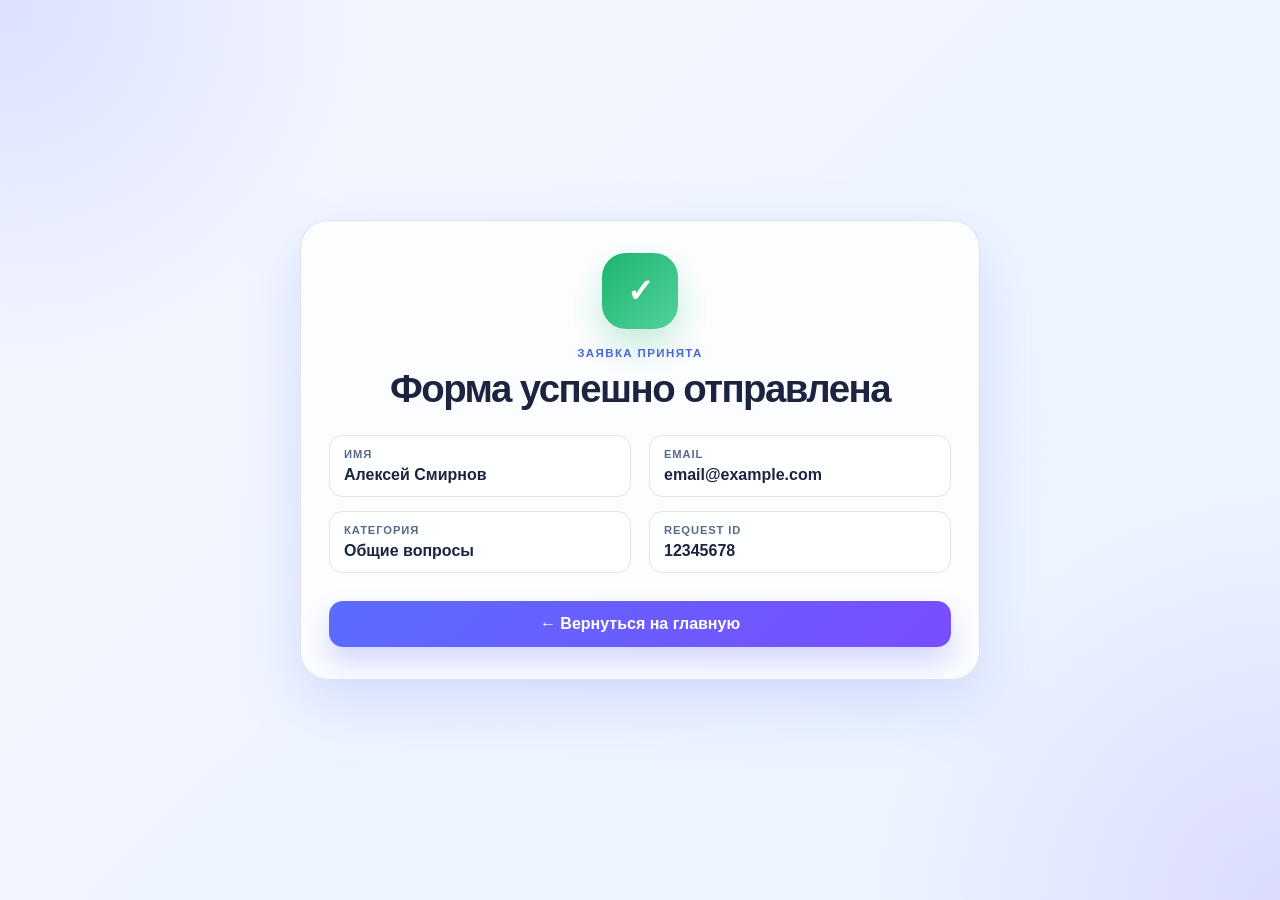
<file: ASP/wwwroot/submitted.html>
﻿<!DOCTYPE html>
<html lang="ru">
<head>
    <meta charset="UTF-8">
    <meta name="viewport" content="width=device-width, initial-scale=1.0">
    <title>Форма обработана</title>
    <style>
        :root {
            --bg-1: #f4f7ff;
            --bg-2: #eaf3ff;
            --panel: rgba(255,255,255,0.78);
            --panel-strong: #ffffff;
            --line: rgba(146, 160, 198, 0.28);
            --text: #1d2440;
            --muted: #58698d;
            --primary: #5b6cff;
            --primary-2: #7a4dff;
            --success: #1bb56d;
            --shadow: 0 24px 64px rgba(91, 108, 255, 0.18);
        }

        * { box-sizing: border-box; }

        body {
            margin: 0;
            min-height: 100vh;
            display: grid;
            place-items: center;
            font-family: "Segoe UI", Tahoma, Geneva, Verdana, sans-serif;
            background:
                radial-gradient(circle at top left, rgba(91,108,255,0.16), transparent 24%),
                radial-gradient(circle at bottom right, rgba(122,77,255,0.14), transparent 26%),
                linear-gradient(135deg, var(--bg-1), var(--bg-2));
            color: var(--text);
        }

        .panel {
            width: min(680px, calc(100vw - 32px));
            background: var(--panel);
            border: 1px solid var(--line);
            backdrop-filter: blur(18px);
            border-radius: 28px;
            box-shadow: var(--shadow);
            padding: 32px 28px;
        }

        .icon {
            width: 76px;
            height: 76px;
            border-radius: 24px;
            display: grid;
            place-items: center;
            margin: 0 auto 18px;
            font-size: 2rem;
            font-weight: 800;
            background: linear-gradient(135deg, var(--success), #53d19d);
            color: white;
            box-shadow: 0 18px 35px rgba(27, 181, 109, 0.24);
        }

        .eyebrow {
            margin: 0 0 8px;
            text-align: center;
            text-transform: uppercase;
            letter-spacing: 0.12em;
            font-size: 0.72rem;
            color: #4b67d7;
            font-weight: 800;
        }

        h1 {
            margin: 0;
            text-align: center;
            font-size: clamp(1.8rem, 3vw, 2.6rem);
            letter-spacing: -0.04em;
        }

        .grid {
            display: grid;
            grid-template-columns: repeat(2, minmax(0, 1fr));
            gap: 14px 18px;
            margin-top: 24px;
            margin-bottom: 28px;
        }

        .item {
            background: rgba(255,255,255,0.72);
            border: 1px solid var(--line);
            border-radius: 14px;
            padding: 12px 14px;
        }

        .label {
            display: block;
            font-size: 0.7rem;
            text-transform: uppercase;
            letter-spacing: 0.08em;
            font-weight: 800;
            color: var(--muted);
            margin-bottom: 6px;
        }

        .value {
            display: block;
            font-weight: 700;
            color: var(--text);
            word-break: break-word;
        }

        .primary-btn {
            display: inline-flex;
            align-items: center;
            justify-content: center;
            gap: 8px;
            width: 100%;
            padding: 14px 18px;
            border-radius: 14px;
            text-decoration: none;
            color: white;
            font-weight: 800;
            background: linear-gradient(135deg, var(--primary), var(--primary-2));
            box-shadow: 0 16px 28px rgba(91,108,255,0.25);
        }

        @media (max-width: 560px) {
            .grid {
                grid-template-columns: 1fr;
            }

            .panel {
                padding: 24px 18px;
            }
        }
    </style>
</head>
<body>
    <div class="panel">
        <div class="icon">✓</div>
        <p class="eyebrow">Заявка принята</p>
        <h1>Форма успешно отправлена</h1>

        <div class="grid">
            <div class="item">
                <span class="label">Имя</span>
                <span class="value">Алексей Смирнов</span>
            </div>
            <div class="item">
                <span class="label">Email</span>
                <span class="value">email@example.com</span>
            </div>
            <div class="item">
                <span class="label">Категория</span>
                <span class="value">Общие вопросы</span>
            </div>
            <div class="item">
                <span class="label">Request ID</span>
                <span class="value">12345678</span>
            </div>
        </div>

        <a href="/" class="primary-btn">← Вернуться на главную</a>
    </div>
</body>
</html>
</file>
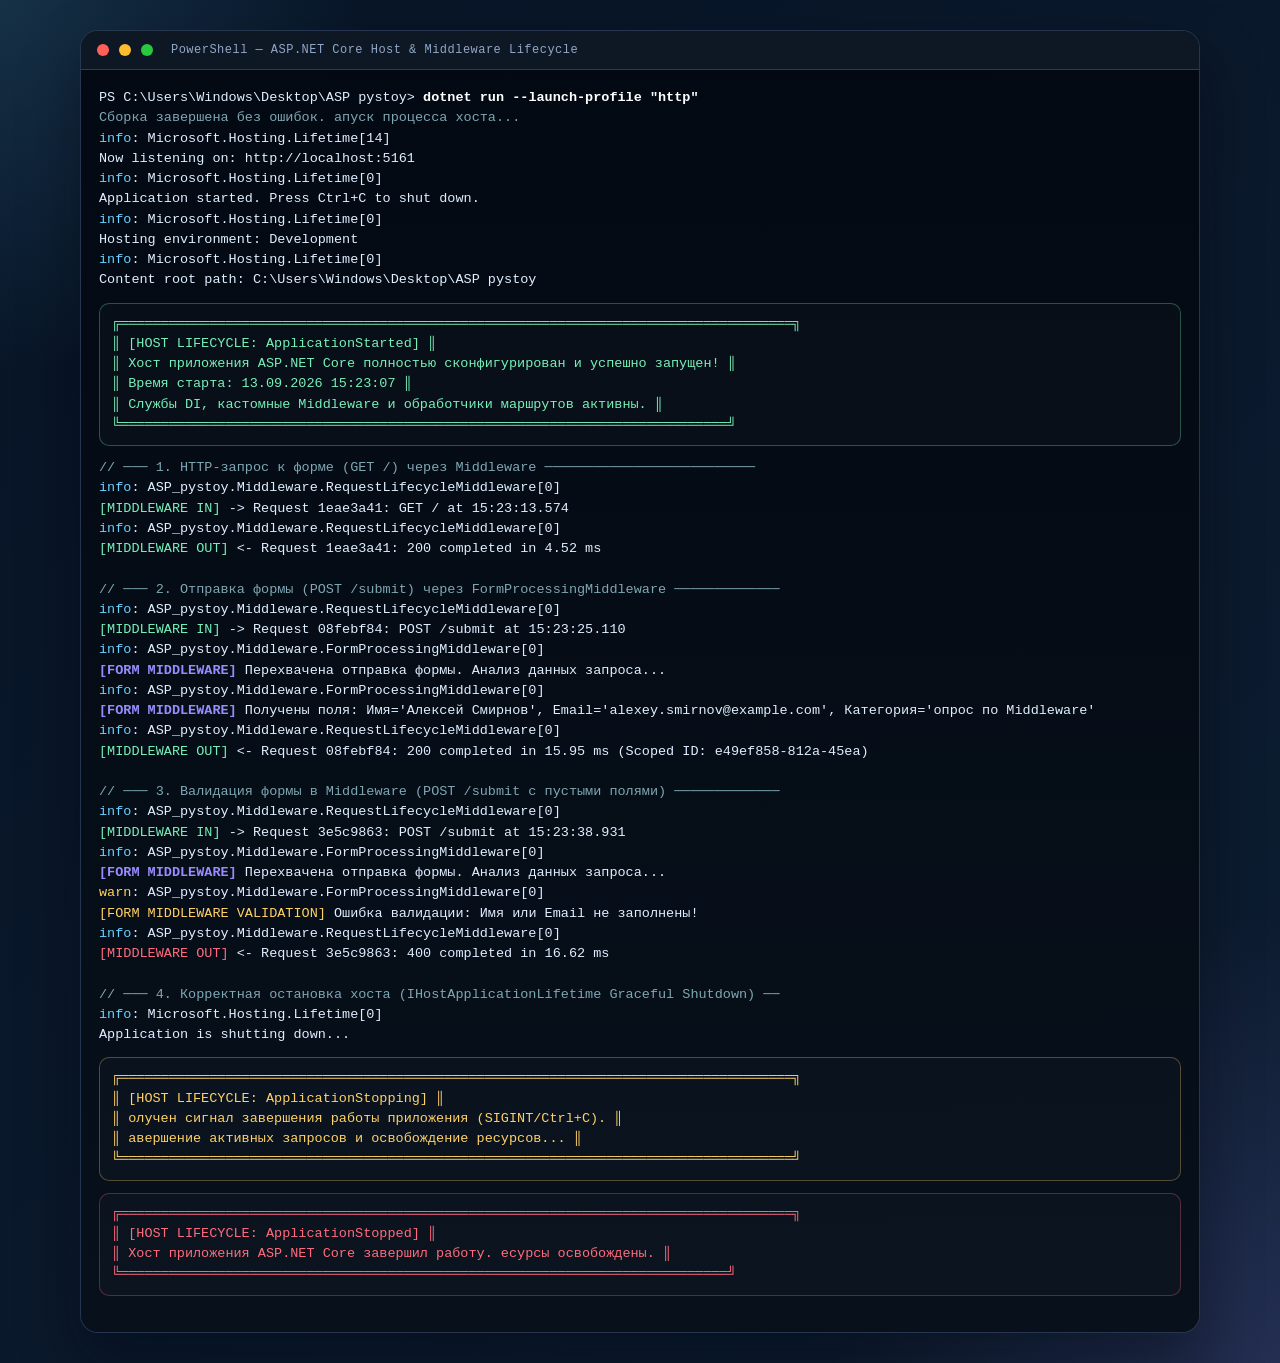
<file: ASP/wwwroot/terminal.html>
﻿<!DOCTYPE html>
<html lang="ru">
<head>
    <meta charset="UTF-8">
    <title>Terminal Console Lifecycle</title>
    <style>
        :root {
            --bg: #071426;
            --bg-2: #0d1d31;
            --panel: rgba(9, 17, 29, 0.92);
            --line: rgba(117, 157, 219, 0.28);
            --text: #dfeeff;
            --muted: #91a7c6;
            --cyan: #69d2ff;
            --green: #76f0b8;
            --amber: #ffd166;
            --red: #ff6b7d;
            --purple: #9a8cff;
        }

        * { box-sizing: border-box; }

        body {
            margin: 0;
            min-height: 100vh;
            padding: 30px;
            background:
                radial-gradient(circle at top left, rgba(105, 210, 255, 0.15), transparent 20%),
                radial-gradient(circle at bottom right, rgba(154, 140, 255, 0.16), transparent 24%),
                linear-gradient(135deg, var(--bg), var(--bg-2));
            color: var(--text);
            font-family: "Consolas", "Courier New", monospace;
            font-size: 13.5px;
            line-height: 1.5;
        }

        .terminal {
            max-width: 1120px;
            margin: 0 auto;
            background: rgba(8, 13, 22, 0.9);
            border: 1px solid var(--line);
            border-radius: 18px;
            box-shadow: 0 28px 60px rgba(1, 7, 15, 0.42);
            overflow: hidden;
        }

        .terminal-header {
            background: rgba(15, 24, 38, 0.96);
            border-bottom: 1px solid var(--line);
            padding: 10px 16px;
            display: flex;
            align-items: center;
            gap: 10px;
        }

        .circle {
            width: 12px;
            height: 12px;
            border-radius: 50%;
            display: inline-block;
        }

        .red { background: #ff5f57; }
        .yellow { background: #ffbd2e; }
        .green { background: #28c840; }

        .terminal-title {
            color: var(--muted);
            font-size: 12px;
            margin-left: 8px;
            letter-spacing: 0.04em;
        }

        .terminal-body {
            padding: 18px 18px 24px;
            background: linear-gradient(180deg, rgba(3, 9, 18, 0.9), rgba(7, 16, 27, 0.98));
        }

        .info { color: var(--cyan); }
        .success { color: var(--green); }
        .warn { color: var(--amber); }
        .error { color: var(--red); }
        .gray { color: #7ea7b3; }
        .purple { color: var(--purple); }

        .box-green, .box-yellow, .box-red {
            padding: 10px 12px;
            margin: 12px 0;
            border-radius: 10px;
            border: 1px solid rgba(255,255,255,0.06);
            background: rgba(255,255,255,0.02);
        }

        .box-green { color: var(--green); border-color: rgba(118, 240, 184, 0.3); }
        .box-yellow { color: var(--amber); border-color: rgba(255, 209, 102, 0.3); }
        .box-red { color: var(--red); border-color: rgba(255, 107, 125, 0.3); }

        .bold { font-weight: bold; }
    </style>
</head>
<body>
    <div class="terminal">
        <div class="terminal-header">
            <span class="circle red"></span>
            <span class="circle yellow"></span>
            <span class="circle green"></span>
            <span class="terminal-title">PowerShell — ASP.NET Core Host & Middleware Lifecycle</span>
        </div>

        <div class="terminal-body">
            <div>PS C:\Users\Windows\Desktop\ASP pystoy> <span class="bold" style="color: #ffffff;">dotnet run --launch-profile "http"</span></div>
            <div class="gray">Сборка завершена без ошибок. апуск процесса хоста...</div>
            <div><span class="info">info</span>: Microsoft.Hosting.Lifetime[14]</div>
            <div>      Now listening on: http://localhost:5161</div>
            <div><span class="info">info</span>: Microsoft.Hosting.Lifetime[0]</div>
            <div>      Application started. Press Ctrl+C to shut down.</div>
            <div><span class="info">info</span>: Microsoft.Hosting.Lifetime[0]</div>
            <div>      Hosting environment: Development</div>
            <div><span class="info">info</span>: Microsoft.Hosting.Lifetime[0]</div>
            <div>      Content root path: C:\Users\Windows\Desktop\ASP pystoy</div>

            <div class="box-green">
╔═══════════════════════════════════════════════════════════════════════════════════╗<br/>
║                   [HOST LIFECYCLE: ApplicationStarted]                            ║<br/>
║  Хост приложения ASP.NET Core полностью сконфигурирован и успешно запущен!        ║<br/>
║  Время старта: 13.09.2026 15:23:07                                                ║<br/>
║  Службы DI, кастомные Middleware и обработчики маршрутов активны.                  ║<br/>
╚═══════════════════════════════════════════════════════════════════════════╝
            </div>

            <div class="gray">// ─── 1. HTTP-запрос к форме (GET /) через Middleware ──────────────────────────</div>
            <div><span class="info">info</span>: ASP_pystoy.Middleware.RequestLifecycleMiddleware[0]</div>
            <div>      <span class="success">[MIDDLEWARE IN]</span> -&gt; Request 1eae3a41: GET / at 15:23:13.574</div>
            <div><span class="info">info</span>: ASP_pystoy.Middleware.RequestLifecycleMiddleware[0]</div>
            <div>      <span class="success">[MIDDLEWARE OUT]</span> &lt;- Request 1eae3a41: 200 completed in 4.52 ms</div>
            <br/>

            <div class="gray">// ─── 2. Отправка формы (POST /submit) через FormProcessingMiddleware ─────────────</div>
            <div><span class="info">info</span>: ASP_pystoy.Middleware.RequestLifecycleMiddleware[0]</div>
            <div>      <span class="success">[MIDDLEWARE IN]</span> -&gt; Request 08febf84: POST /submit at 15:23:25.110</div>
            <div><span class="info">info</span>: ASP_pystoy.Middleware.FormProcessingMiddleware[0]</div>
            <div>      <span class="bold purple">[FORM MIDDLEWARE]</span> Перехвачена отправка формы. Анализ данных запроса...</div>
            <div><span class="info">info</span>: ASP_pystoy.Middleware.FormProcessingMiddleware[0]</div>
            <div>      <span class="bold purple">[FORM MIDDLEWARE]</span> Получены поля: Имя='Алексей Смирнов', Email='alexey.smirnov@example.com', Категория='опрос по Middleware'</div>
            <div><span class="info">info</span>: ASP_pystoy.Middleware.RequestLifecycleMiddleware[0]</div>
            <div>      <span class="success">[MIDDLEWARE OUT]</span> &lt;- Request 08febf84: 200 completed in 15.95 ms (Scoped ID: e49ef858-812a-45ea)</div>
            <br/>

            <div class="gray">// ─── 3. Валидация формы в Middleware (POST /submit с пустыми полями) ─────────────</div>
            <div><span class="info">info</span>: ASP_pystoy.Middleware.RequestLifecycleMiddleware[0]</div>
            <div>      <span class="success">[MIDDLEWARE IN]</span> -&gt; Request 3e5c9863: POST /submit at 15:23:38.931</div>
            <div><span class="info">info</span>: ASP_pystoy.Middleware.FormProcessingMiddleware[0]</div>
            <div>      <span class="bold purple">[FORM MIDDLEWARE]</span> Перехвачена отправка формы. Анализ данных запроса...</div>
            <div><span class="warn">warn</span>: ASP_pystoy.Middleware.FormProcessingMiddleware[0]</div>
            <div>      <span class="warn">[FORM MIDDLEWARE VALIDATION]</span> Ошибка валидации: Имя или Email не заполнены!</div>
            <div><span class="info">info</span>: ASP_pystoy.Middleware.RequestLifecycleMiddleware[0]</div>
            <div>      <span class="error">[MIDDLEWARE OUT]</span> &lt;- Request 3e5c9863: 400 completed in 16.62 ms</div>
            <br/>

            <div class="gray">// ─── 4. Корректная остановка хоста (IHostApplicationLifetime Graceful Shutdown) ──</div>
            <div><span class="info">info</span>: Microsoft.Hosting.Lifetime[0]</div>
            <div>      Application is shutting down...</div>

            <div class="box-yellow">
╔═══════════════════════════════════════════════════════════════════════════════════╗<br/>
║                   [HOST LIFECYCLE: ApplicationStopping]                           ║<br/>
║  олучен сигнал завершения работы приложения (SIGINT/Ctrl+C).                     ║<br/>
║  авершение активных запросов и освобождение ресурсов...                          ║<br/>
╚═══════════════════════════════════════════════════════════════════════════════════╝
            </div>

            <div class="box-red">
╔═══════════════════════════════════════════════════════════════════════════════════╗<br/>
║                   [HOST LIFECYCLE: ApplicationStopped]                            ║<br/>
║  Хост приложения ASP.NET Core завершил работу. есурсы освобождены.               ║<br/>
╚═══════════════════════════════════════════════════════════════════════════╝
            </div>
        </div>
    </div>
</body>
</html>
</file>
